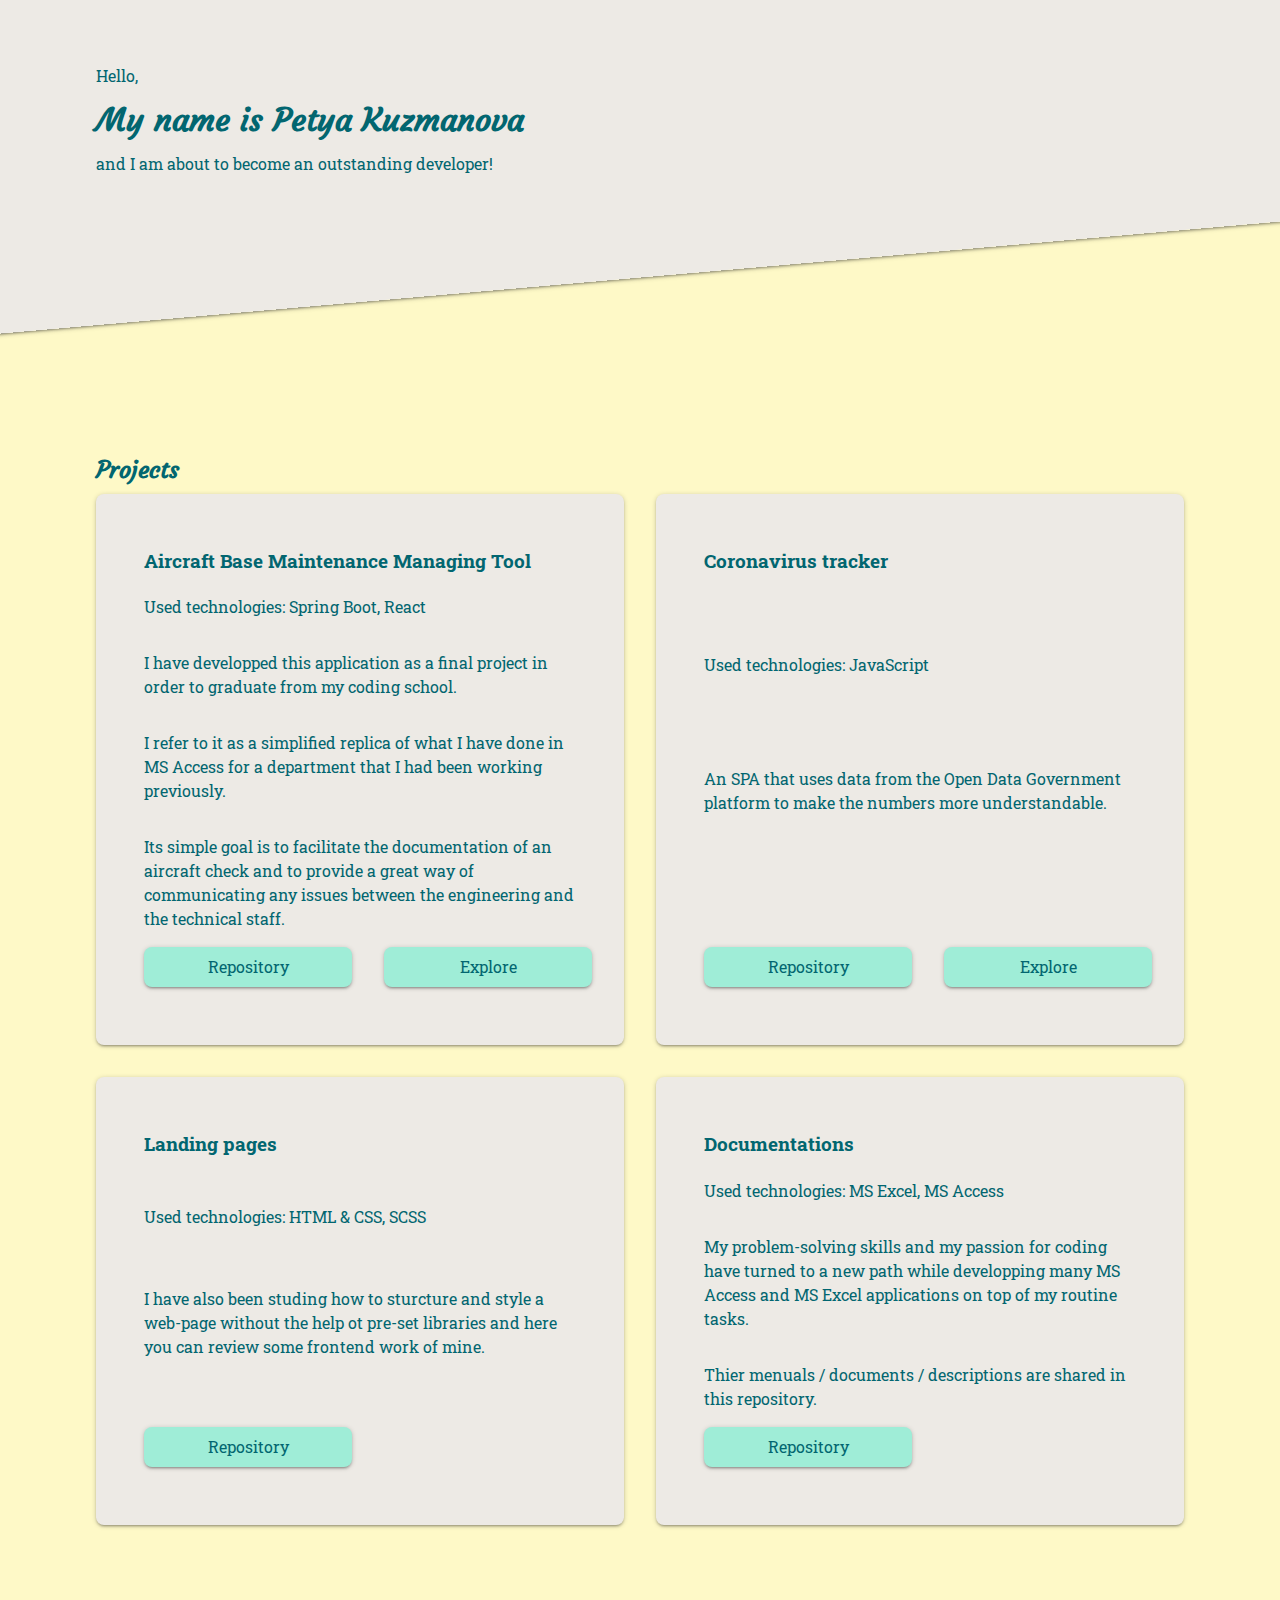
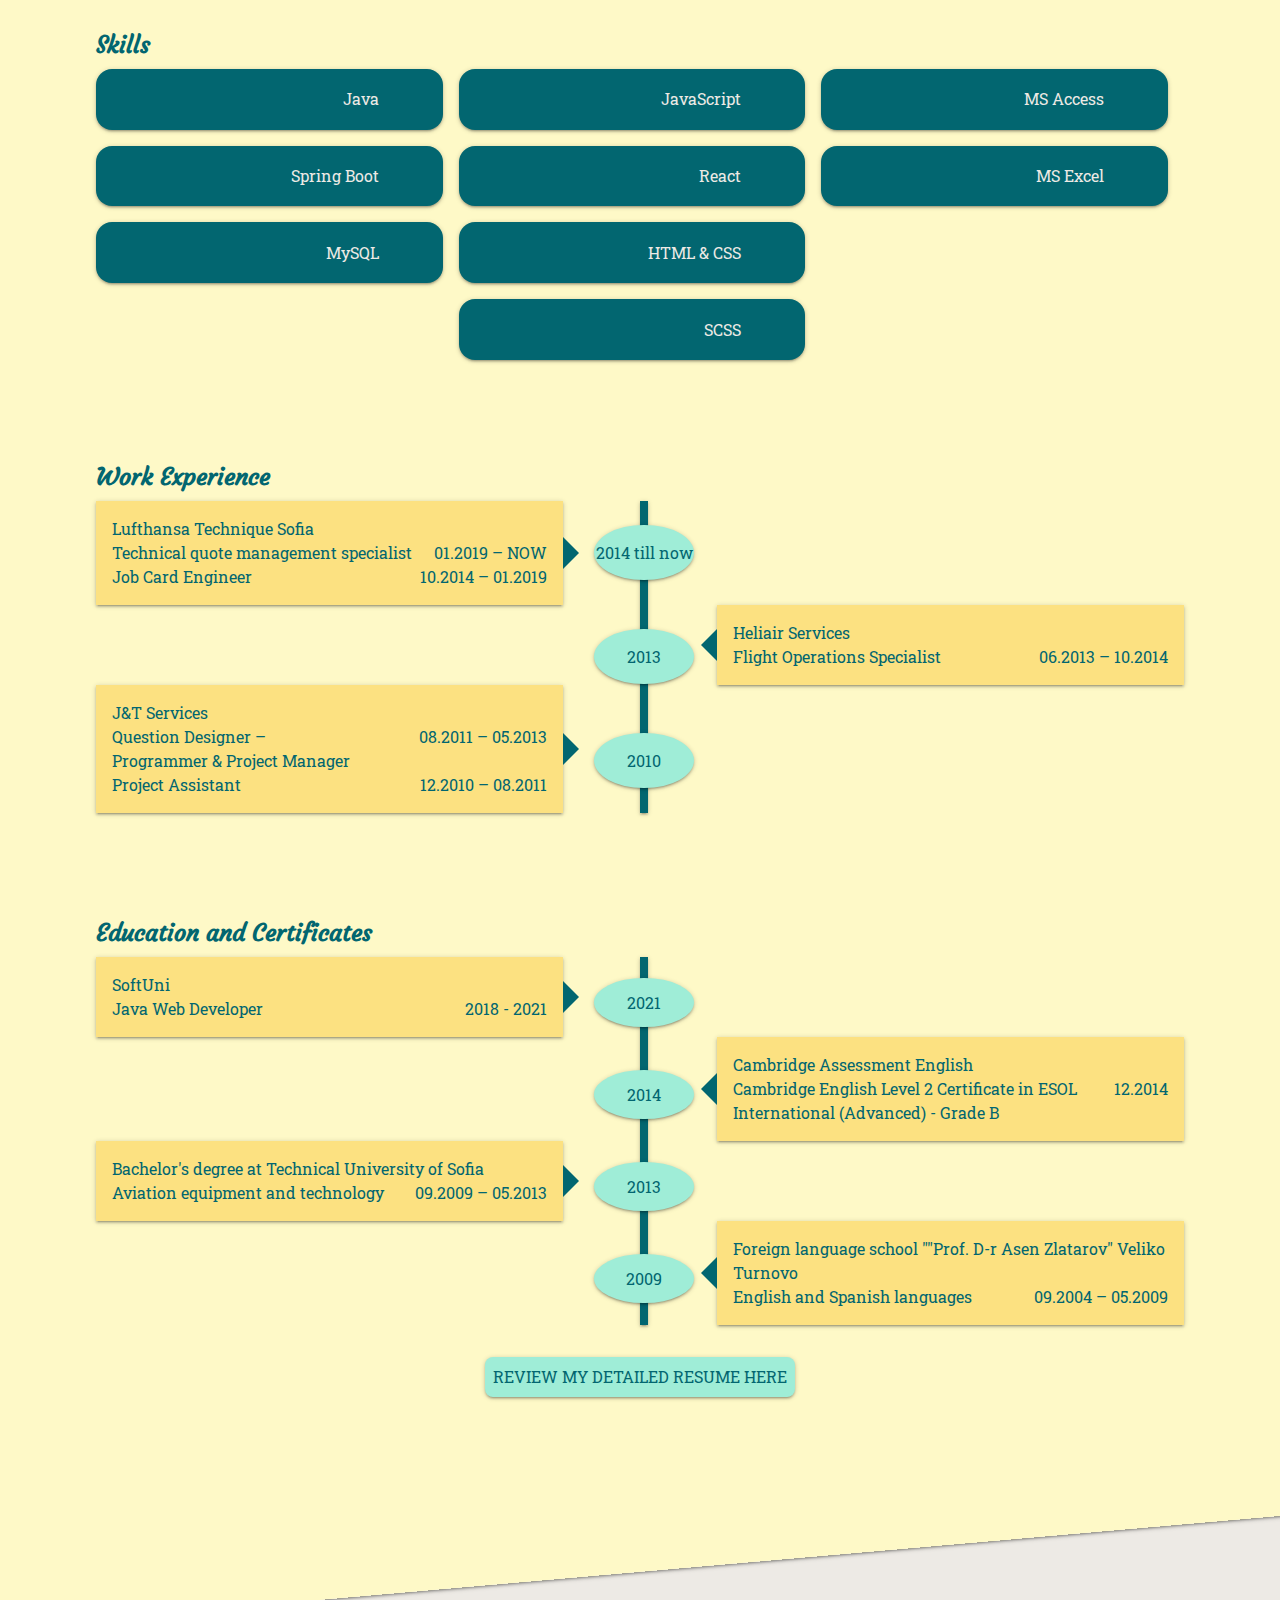
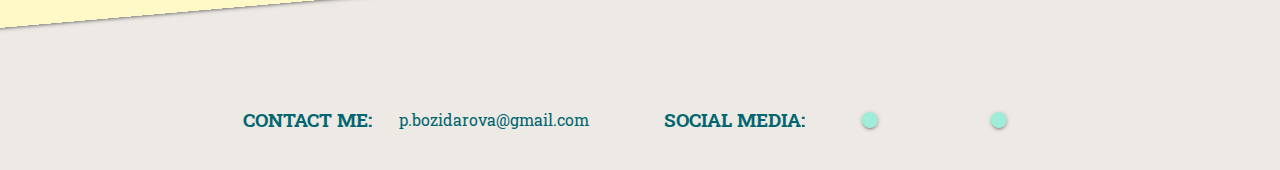
<file: index.html>
<!DOCTYPE html>
<html lang="en">
<head>
    <meta charset="UTF-8">
    <meta http-equiv="X-UA-Compatible" content="IE=edge">
    <meta name="viewport" content="width=device-width, initial-scale=1.0">
    <title>Petya Kuzmanova || Portfolio</title>
    <link rel="stylesheet" href="./styles.css">
    <link rel="stylesheet" href="https://use.fontawesome.com/releases/v5.15.3/css/all.css" integrity="sha384-SZXxX4whJ79/gErwcOYf+zWLeJdY/qpuqC4cAa9rOGUstPomtqpuNWT9wdPEn2fk" crossorigin="anonymous">

</head>
<body>
    
    <header>
        <div class="o-wrapper">
            <p>Hello,</p>
            <h1>My name is Petya Kuzmanova</h1>
            <p>and I am about to become an outstanding developer!</p>
        </div>
    </header>

    <main>
        <div class="o-wrapper">
 
            <section>
                <h2>Projects</h2> 
                
                <div class="projects">
                     
                    <div class="project">
                        <h3>Aircraft Base Maintenance Managing Tool <i class="fas fa-plane"></i></h3>
                    
                        <p>Used technologies: Spring Boot, React</p>
                        <p>I have developped this application as a final project in order to graduate from my coding school.</p>
                        <p>I refer to it as a simplified replica of what I have done in MS Access for a department that I had been working previously.</p>
                        <p>Its simple goal is to facilitate the documentation of an aircraft check and to provide a great way of communicating any issues between the engineering and the technical staff.</p>
                        
                        <div class="project-buttons">
                            <a href="https://github.com/pbozidarova/Aircraft-Base-Maintenance-Managing-Tool" target="_blank">Repository <i class="fas fa-link"></i></a>
                            <a href="https://abmmt-fe.herokuapp.com" target="_blank">Explore <i class="fas fa-link"></i></a>
                        </div>
                        
                    </div>
                    <div class="project">
                        <h3>Coronavirus tracker <i class="fas fa-chart-bar"></i></h3>
                        
                        <p>Used technologies: JavaScript</p>
                        <p>An SPA that uses data from the Open Data Government platform to make the numbers more understandable.</p>
                        
                        <div class="project-buttons">
                            <a href="https://github.com/pbozidarova/covid19DataBulgaria" target="_blank">Repository <i class="fas fa-link"></i></a>
                            <a href="https://covid19dataforbulgaria.web.app/" target="_blank">Explore <i class="fas fa-link"></i></a>
                        </div>
                    </div>

                    <div class="project">
                        <h3>Landing pages <i class="fas fa-file-alt"></i></h3>
                        <p>Used technologies: HTML & CSS, SCSS</p>
                    
                        <p>I have also been studing how to sturcture and style a web-page without the help ot pre-set libraries and here you can review some frontend work of mine.</p>
                        
                        <div class="project-buttons">
                            <a href="https://github.com/pbozidarova/landing-pages" target="_blank">Repository <i class="fas fa-link"></i></a>
                            <!-- <a href="#" target="_blank">Explore <i class="fas fa-link"></i></a></span> -->
                        </div>
                    </div>

                    
                    <div class="project">
                        <h3>Documentations <i class="fas fa-book"></i> </h3>
                        <p>Used technologies: MS Excel, MS Access</p>
                        <p>My problem-solving skills and my passion for coding have turned to a new path while developping many MS Access and MS Excel applications on top of my rоutine tasks.</p>
                        <p>Thier menuals / documents / descriptions are shared in this repository.</p>

                        <div class="project-buttons">
                            <span><a href="https://github.com/pbozidarova/documentation" target="_blank">Repository <i class="fas fa-link"></i></a></span>
                            <!-- <span><a href="#" target="_blank">Explore <i class="fas fa-link"></i></a></span> -->
                        </div>
                    </div>

                </div>
            </section>
 
            <section class="skills">
                <h2>Skills</h2>

                <div >
                    <ul class="backend">
                        <li>
                            <div><i class="fab fa-java"></i></div>
                            <div>Java</div>
                        </li>
                        <li>
                            <div><i class="fas fa-leaf"></i></div>
                            <div>Spring Boot</div>
                        </li>
                        <li>
                            <div><i class="fas fa-database"></i></div>
                            <div>MySQL</div>
                        </li>
                    </ul>

                    <ul class="frontend">
                        <li>
                            <div><i class="fab fa-js-square"></i></div>
                            <div>JavaScript</div>
                        </li>

                        <li>
                            <div><i class="fab fa-react"></i></div>
                            <div>React</div>
                        </li>
                        <li>
                            <div><i class="fab fa-html5"></i></div>
                            <div>HTML & CSS</div>
                        </li>
                        <li>
                            <div><i class="fab fa-sass"></i></div>
                            <div>SCSS</div>
                        </li>

                    </ul>
                    <ul class="general">
                    
                        <li>
                            <div><i class="fab fa-microsoft"></i></div>
                            <div>MS Access</div>
                        </li>
                        <li>
                            <div><i class="fas fa-file-excel"></i></div>
                            <div>MS Excel</div>
                        </li>
                    </ul>
                </div>

                
            </section>
    
 
            <section >
                <h2>Work Experience</h2>
                
                <div class="experince">
                    <div class="scale">
                        <div class="year">2014 till now</div>
                        
                        <div class="year">2013</div>
                        
                        <div class="year">2010</div>
                    </div>
    
                    <div class="experince-odd">
                        
                        <p class="company-name">Lufthansa Technique Sofia</p>
                        
                        <div>
                            <span>Technical quote management specialist</span>
                            <span>01.2019 – NOW</span>
                        </div>
                        <div>
                            <span>Job Card Engineer</span>
                            <span>10.2014 – 01.2019</span>
                        </div>
                    </div>

                    <div class="experince-even">
                        <p class="company-name">Heliair Services</p>
                        <div>
                            <span>Flight Operations Specialist</span>
                            <span>06.2013 – 10.2014</span>
                        </div>
                    </div>

                    <div class="experince-odd">
                        <p class="company-name">J&T Services</p>
                        <div>
                            <span>Question Designer – <br>Programmer & Project Manager</span>
                            <span>08.2011 – 05.2013</span>
                        </div>
                        <div>
                            <span>Project Assistant</span>
                            <span>12.2010 – 08.2011</span>
                        </div>
                    </div>
    
                </div>

            </section>
    
            <section>
                <h2>Education and Certificates</h2>

                
                <div class="experince">
                    <div class="scale">
                        <div class="year">2021</div>
                        <div class="year">2014</div>
                        
                        <div class="year">2013</div>
                        
                        <div class="year">2009</div>
                        

                    </div>
                    
                    <div class="experince-odd">
                        <p class="company-name">SoftUni</p>
                        <div>
                            <span>Java Web Developer</span>
                            <span>2018 - 2021</span>
                        </div>
                    </div>

                    <div class="experince-even">
                        <p class="company-name">Cambridge Assessment English</p>
                        <div>
                            <span>Cambridge English Level 2 Certificate in ESOL International (Advanced) - Grade B</span>
                            <span>12.2014</span>
                        </div>
                    </div>
    
                    <div class="experince-odd">
                        <p class="company-name">Bachelor's degree at Technical University of Sofia</p>
                        <div>
                            <span>Aviation equipment and technology</span>
                            <span>09.2009 – 05.2013</span>
                        </div>
                    </div>

                    <div class="experince-even">
                        <p class="company-name">Foreign language school ""Prof. D-r Asen Zlatarov" Veliko Turnovo</p>
                        <div>
                            <span>English and Spanish languages</span>
                            <span>09.2004 – 05.2009</span>
                        </div>
                    </div>
    
                </div>

                <div class="cv">
                    <a href="/cv" target="_blank">Review my detailed resume here</a>
                </div>
                
            </section>

        </div>

    </main>


    <footer>
        <div class="o-wrapper">
            <div>
                <h3>CONTACT ME:</h3>
                <p>p.bozidarova@gmail.com</p>
            </div>
            <div>
                <h3>SOCIAL MEDIA: </h3>
                <a href="https://github.com/pbozidarova" target="_blank"><i class="fab fa-github"></i> </a>
                <a href="https://www.linkedin.com/in/petya-kuzmanova-75780257/"><i class="fab fa-linkedin"></i> </a>
            </div>
    
        
        </div>
    </footer>

    
</body>
<script>

    function animateWhenInViewport (animationName, animatedClass) {
            // Animate even
            const inViewportEven = (entries, observer) => {
                    entries.forEach(entry => {
                        entry.target.classList.toggle(animationName, entry.isIntersecting);
                    });
            };

            const ObsEven = new IntersectionObserver(inViewportEven);
            const obsOptions = {}; //See: https://developer.mozilla.org/en-US/docs/Web/API/Intersection_Observer_API#Intersection_observer_options

            // Attach observer to every [data-inviewport] element:
            const ELs_inViewportEven = document.querySelectorAll(animatedClass);
                
            ELs_inViewportEven.forEach(EL => {
                ObsEven.observe(EL, obsOptions);
            });
    }

    animateWhenInViewport("animate-even", ".experince-even");
    animateWhenInViewport("animate-odd", ".experince-odd");
    animateWhenInViewport("animate-project", ".project");
    
</script>
</html>
</file>
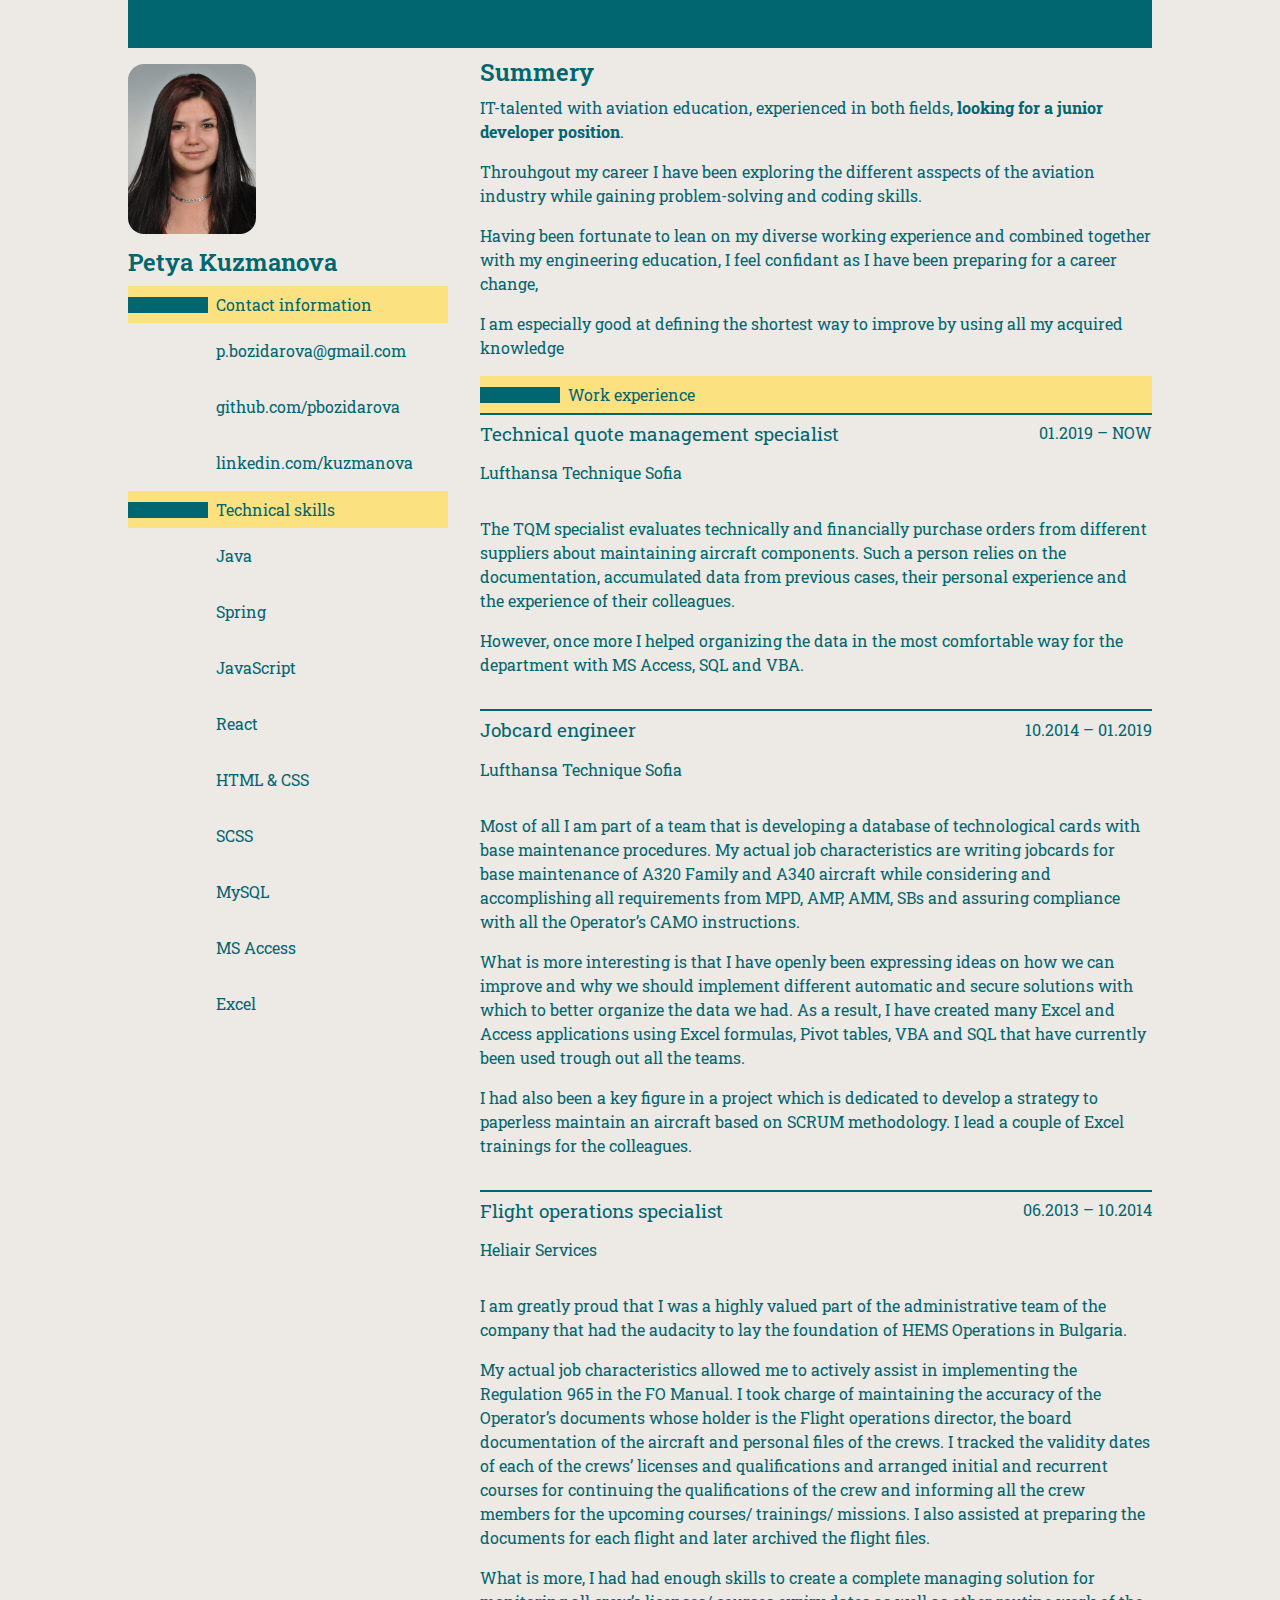
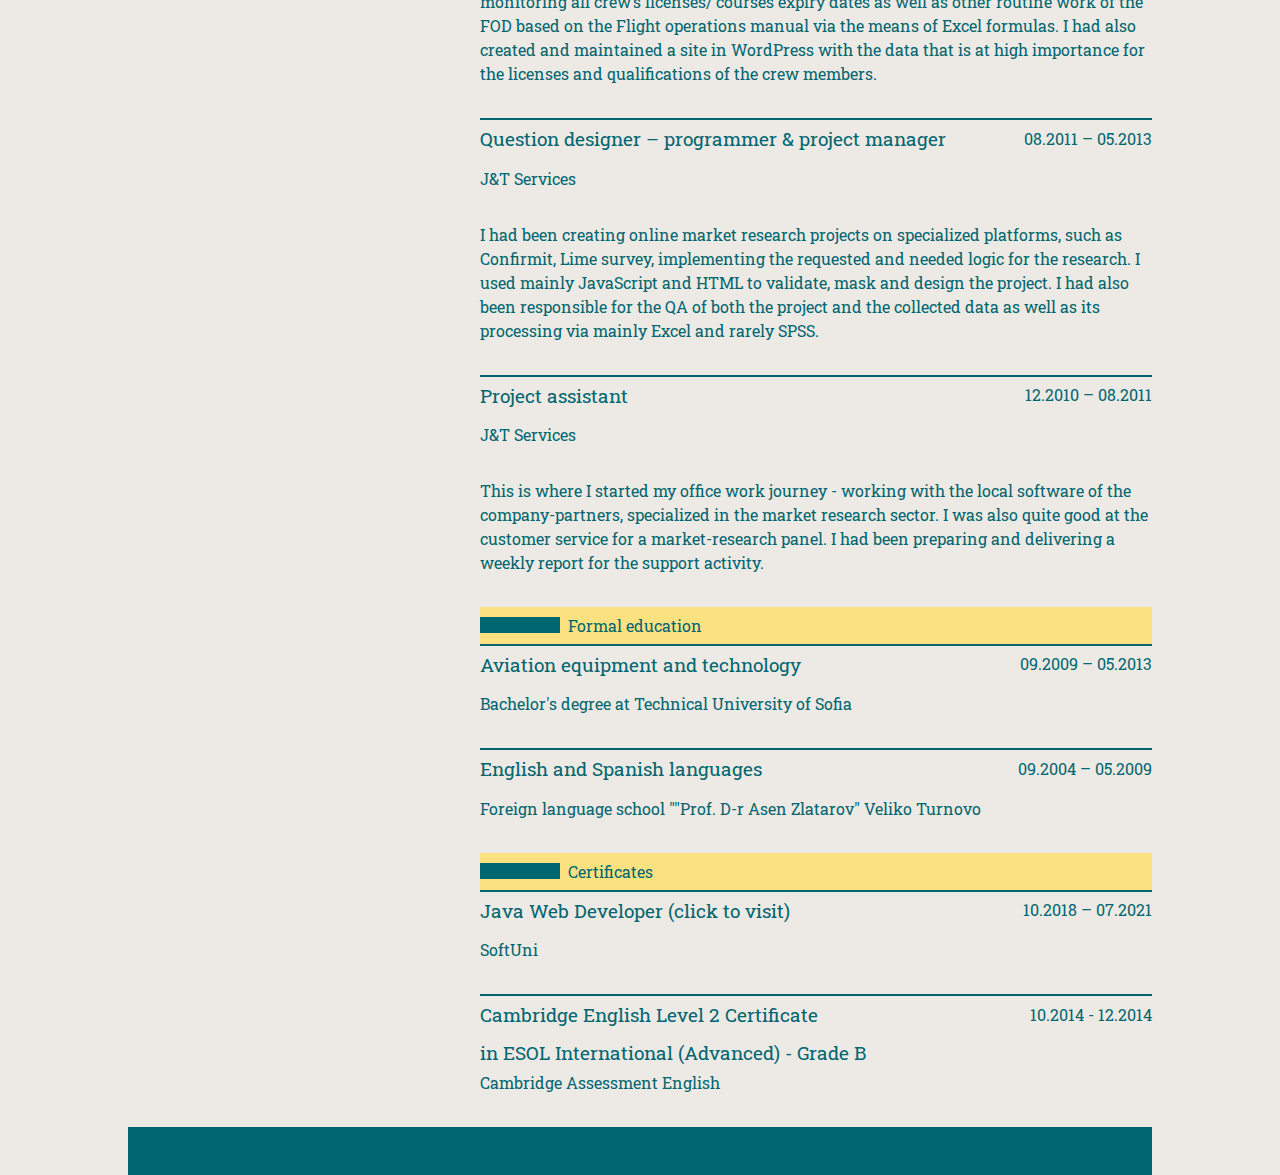
<file: cv/index.html>
<!DOCTYPE html>
<html lang="en">
<head>
    <meta charset="UTF-8">
    <meta http-equiv="X-UA-Compatible" content="IE=edge">
    <meta name="viewport" content="width=device-width, initial-scale=1.0">
    <title>Petya Kuzmanova || Professional Story</title>
    <link rel="stylesheet" href="styles_CV.css">
    <link rel="stylesheet" href="https://use.fontawesome.com/releases/v5.15.3/css/all.css" integrity="sha384-SZXxX4whJ79/gErwcOYf+zWLeJdY/qpuqC4cAa9rOGUstPomtqpuNWT9wdPEn2fk" crossorigin="anonymous">

</head>
<body>

    <div class="site-content">            
        <aside>
            <section>
                <div class="cv-picture" ><img src="./media/pic.jpg" alt="petya-kuzmanova"></div>
                <h2>Petya Kuzmanova</h2>
                
            </section>
            <section>
                <header>
                    <div><i class="fas fa-phone"></i> </div>
                    <h4>Contact information</h4>
                </header>
                <ul>
                    <li>
                        <div><i class="fas fa-envelope"></i> </div>
                        <div>p.bozidarova@gmail.com</div>
                    </li>
                    <li>
                        <div><i class="fab fa-github"></i> </div>
                        <div><a href="https://github.com/pbozidarova" target="_blank">github.com/pbozidarova</a></div>    
                    </li>
                    
                    <li>
                        <div><i class="fab fa-linkedin"></i> </div>
                        <div><a href="https://www.linkedin.com/in/petya-kuzmanova-75780257/" target="_blank">linkedin.com/kuzmanova</a></div>
                    </li>
                    
                </ul>
            </section>
    
            <section class="technical-skills">
                <header>
                    <div><i class="fas fa-user-ninja"></i></div>
                    <h4>Technical skills</h4>
                </header>
                <ul>
                    <li>
                        <div><i class="fab fa-java"></i></div>
                        <div>Java</div>
                    </li>
                    <li>
                        <div><i class="fas fa-leaf"></i></div>
                        <div>Spring</div>
                    </li>
                        
                    <li>
                        <div><i class="fab fa-js-square"></i></div>
                        <div>JavaScript</div>
                    </li>
                    <li>
                        <div><i class="fab fa-react"></i></div>
                        <div>React</div>
                    </li>
                    <li>
                        <div><i class="fab fa-html5"></i></div>
                        <div>HTML & CSS</div>
                    </li>
                    <li>
                        <div><i class="fab fa-sass"></i></div>
                        <div>SCSS</div>
                    </li>
                    <li>
                        <div><i class="fas fa-database"></i></div>
                        <div>MySQL</div>
                    </li>
                    <li>
                        <div><i class="fab fa-microsoft"></i></div>
                        <div>MS Access</div>
                    </li>
                    <li>
                        <div><i class="fas fa-file-excel"></i></div>
                        <div>Excel</div>
                    </li>
                </ul>
            </section>


        </aside>


        <main>
            <section>
                <h2>Summery</h2>
                <p>IT-talented with aviation education, experienced in both fields, <strong>looking for a junior developer position</strong>.</p>

                <p>Throuhgout my career I have been exploring the different asspects of the aviation industry while gaining problem-solving and coding skills.</p>

                <p>Having been fortunate to lean on my diverse working experience and combined together with my engineering education, I feel confidant as I have been preparing for a career change, </p>
                
                <p>I am especially good at defining the shortest way to improve by using all my acquired knowledge</p>
            </section>
            
            <section class="word-experience">
                <header class="work-experience__header">
                    <div><i class="fas fa-briefcase"></i></div>
                    <h4>Work experience</h4>
                </header>
                <article class="work-experience__article">
                     <div class="work-experience__article-header">
                         <h3>Technical quote management specialist</h3>
                         <p class="work-experience__article-header__date">01.2019 – NOW</p>
                         <p>Lufthansa Technique Sofia</p>
                     </div>   
                     <div class="work-experience__article-content">
                         <p>The TQM specialist evaluates technically and financially purchase orders from different suppliers about maintaining aircraft components. Such a person relies on the documentation, accumulated data from previous cases, their personal experience and the experience of their colleagues.</p>
                         <p>However, once more I helped organizing the data in the most comfortable way for the department with MS Access, SQL and VBA.</p>
                     </div>
                </article>

                <article class="work-experience__article">
                    <div class="work-experience__article-header">
                        <h3>Jobcard engineer</h3>
                        <p class="work-experience__article-header__date">10.2014 – 01.2019</p>
                        <p>Lufthansa Technique Sofia</p>
                    </div>   
                    <div class="work-experience__article-content">
                        <p>Most of all I am part of a team that is developing a database of technological cards with base maintenance procedures. My actual job characteristics are writing jobcards for base maintenance of A320 Family and A340 aircraft while considering and accomplishing all requirements from MPD, AMP, AMM, SBs and assuring compliance with all the Operator’s CAMO instructions.</p>
                        <p>What is more interesting is that I have openly been expressing ideas on how we can improve and why we should implement different automatic and secure solutions with which to better organize the data we had. As a result, I have created many Excel and Access applications using Excel formulas, Pivot tables, VBA and SQL that have currently been used trough out all the teams.</p>
                        <p> I had also been a key figure in a project which is dedicated to develop a strategy to paperless maintain an aircraft based on SCRUM methodology. I lead a couple of Excel trainings for the colleagues.</p>
                    </div>
               </article>

               <article class="work-experience__article">
                    <div class="work-experience__article-header">
                        <h3>Flight operations specialist</h3>
                        <p class="work-experience__article-header__date">06.2013 – 10.2014</p>
                        <p>Heliair Services</p>
                    </div>   
                    <div class="work-experience__article-content">
                        <p>I am greatly proud that I was a highly valued part of the administrative team of the company that had the audacity to lay the foundation of HEMS Operations in Bulgaria.</p>
                        <p>My actual job characteristics allowed me to actively assist in implementing the Regulation 965 in the FO Manual. I took charge of maintaining the accuracy of the Operator’s documents whose holder is the Flight operations director, the board documentation of the aircraft and personal files of the crews. I tracked the validity dates of each of the crews’ licenses and qualifications and arranged initial and recurrent courses for continuing the qualifications of the crew and informing all the crew members for the upcoming courses/ trainings/ missions. I also assisted at preparing the documents for each flight and later archived the flight files.</p>
                        <p>What is more, I had had enough skills to create a complete managing solution for monitoring all crew’s licenses/ courses expiry dates as well as other routine work of the FOD based on the Flight operations manual via the means of Excel formulas. I had also created and maintained a site in WordPress with the data that is at high importance for the licenses and qualifications of the crew members.</p>
                    </div>
                </article>


                <article class="work-experience__article">
                    <div class="work-experience__article-header">
                        <h3>Question designer – programmer & project manager</h3>
                        <p class="work-experience__article-header__date">08.2011 – 05.2013</p>
                        <p>J&T Services</p>
                    </div>   
                    <div class="work-experience__article-content">
                        <p>I had been creating online market research projects on specialized platforms, such as Confirmit, Lime survey, implementing the requested and needed logic for the research. I used mainly JavaScript and HTML to validate, mask and design the project. I had also been responsible for the QA of both the project and the collected data as well as its processing via mainly Excel and rarely SPSS.</p>
                    </div>
                </article>


                <article class="work-experience__article">
                    <div class="work-experience__article-header">
                        <h3>Project assistant</h3>
                        <p class="work-experience__article-header__date">12.2010 – 08.2011</p>
                        <p>J&T Services</p>
                    </div>   
                    <div class="work-experience__article-content">
                        <p>This is where I started my office work journey - working with the local software of the company-partners, specialized in the market research sector. I was also quite good at the customer service for a market-research panel. I had been preparing and delivering a weekly report for the support activity.</p>
                    </div>
                </article>


            </section>

            <section>
                <header>
                    <div><i class="fas fa-user-graduate"></i></div> 
                    <h4>Formal education</h4>
                </header>
                <div class="work-experience__article-header">
                    <h3>Aviation equipment and technology</h3>
                    <p class="work-experience__article-header__date">09.2009 – 05.2013</p>
                    <p>Bachelor's degree at Technical University of Sofia</p>
                </div>
                
                <div class="work-experience__article-header">
                    <h3>English and Spanish languages</h3>
                    <p class="work-experience__article-header__date">09.2004 – 05.2009</p>
                    <p>Foreign language school ""Prof. D-r Asen Zlatarov" Veliko Turnovo</p>
                </div>
            </section>

            <section>
                <header>
                   <div> <i class="fas fa-certificate"></i></div>
                   <h4>Certificates</h4>
                </header>
                <div class="work-experience__article-header">
                    <h3><a href="https://softuni.bg/certificates/details/106414/306905a7" target="_blank">Java Web Developer (click to visit)</a></h3>
                    <p class="work-experience__article-header__date">10.2018 – 07.2021</p>
                    <p>SoftUni</p>
                </div>


                <div class="work-experience__article-header">
                    <h3>Cambridge English Level 2 Certificate <br>in ESOL International (Advanced) - Grade B</h3>                        
                    <p class="work-experience__article-header__date">10.2014 - 12.2014</p>
                    <p>Cambridge Assessment English</p>
                </div>
    
            </section>
        </main>


    </div>

</body>
</html>
</file>
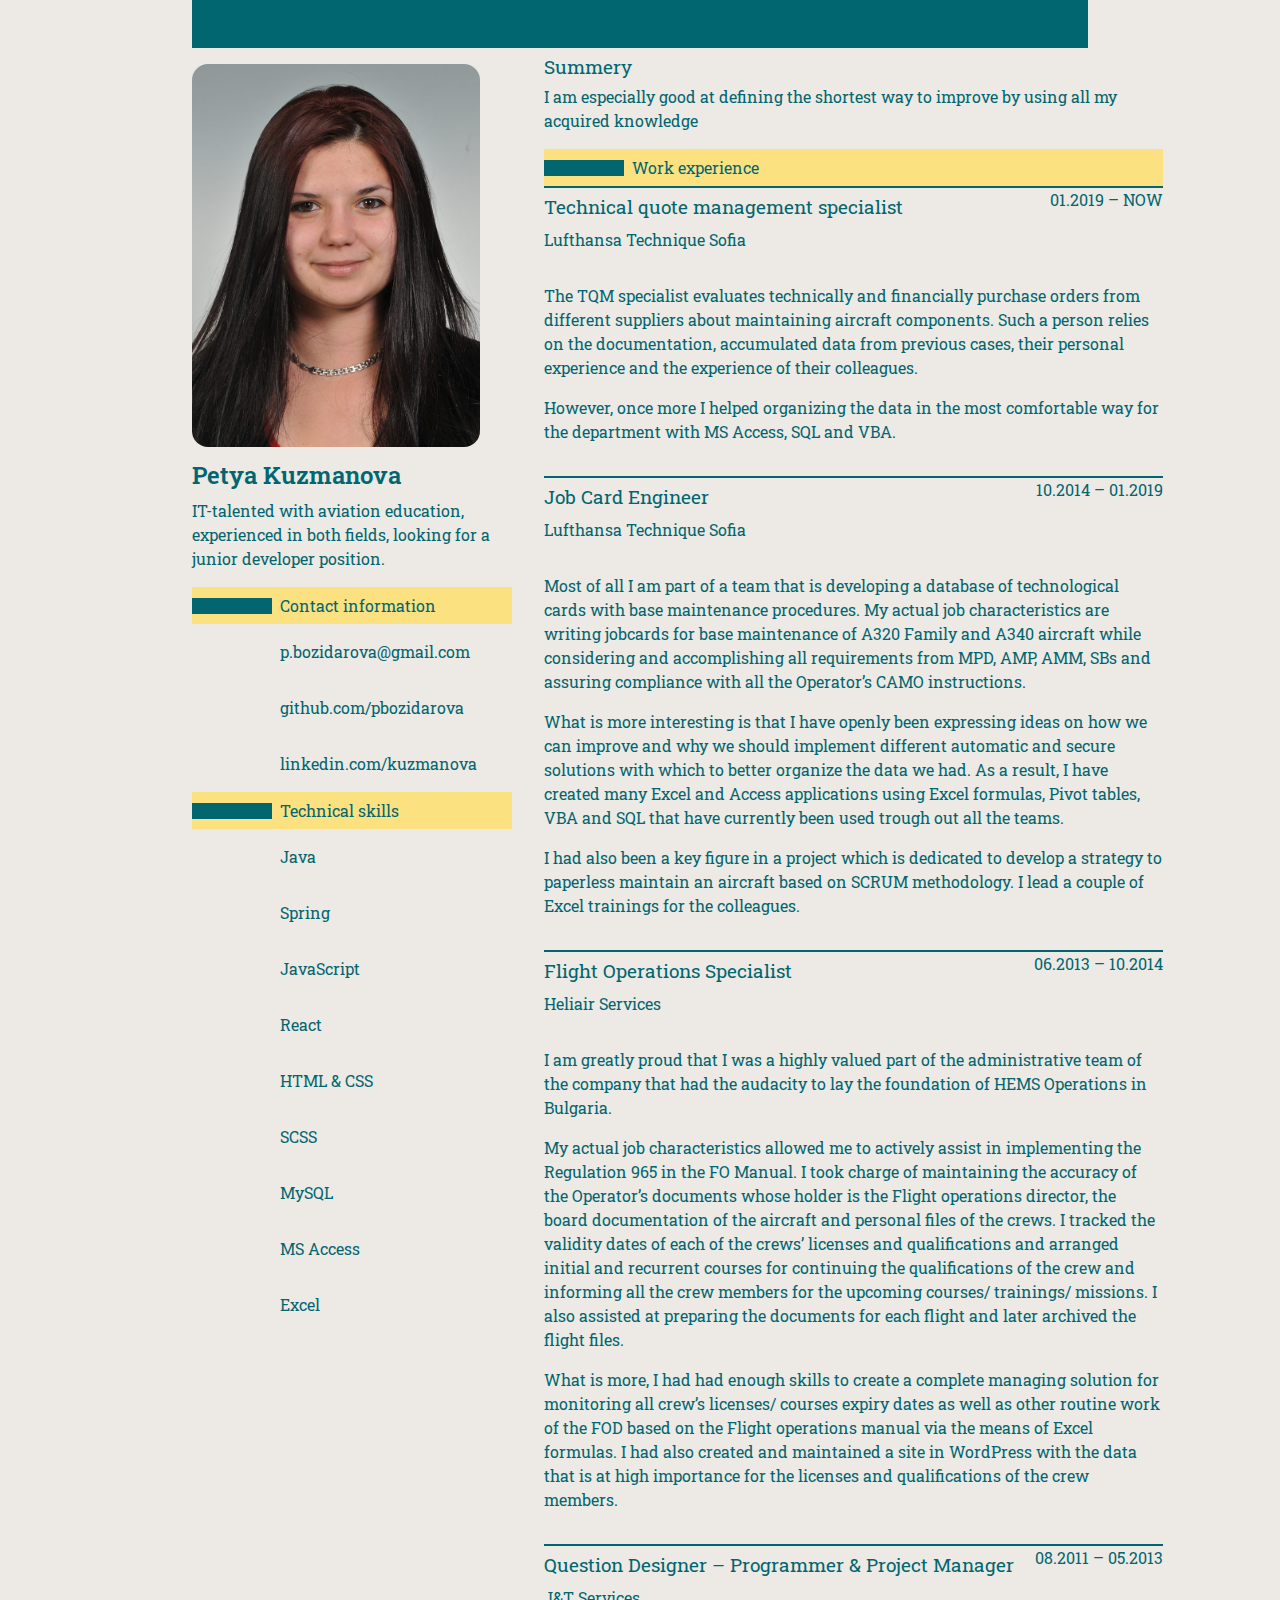
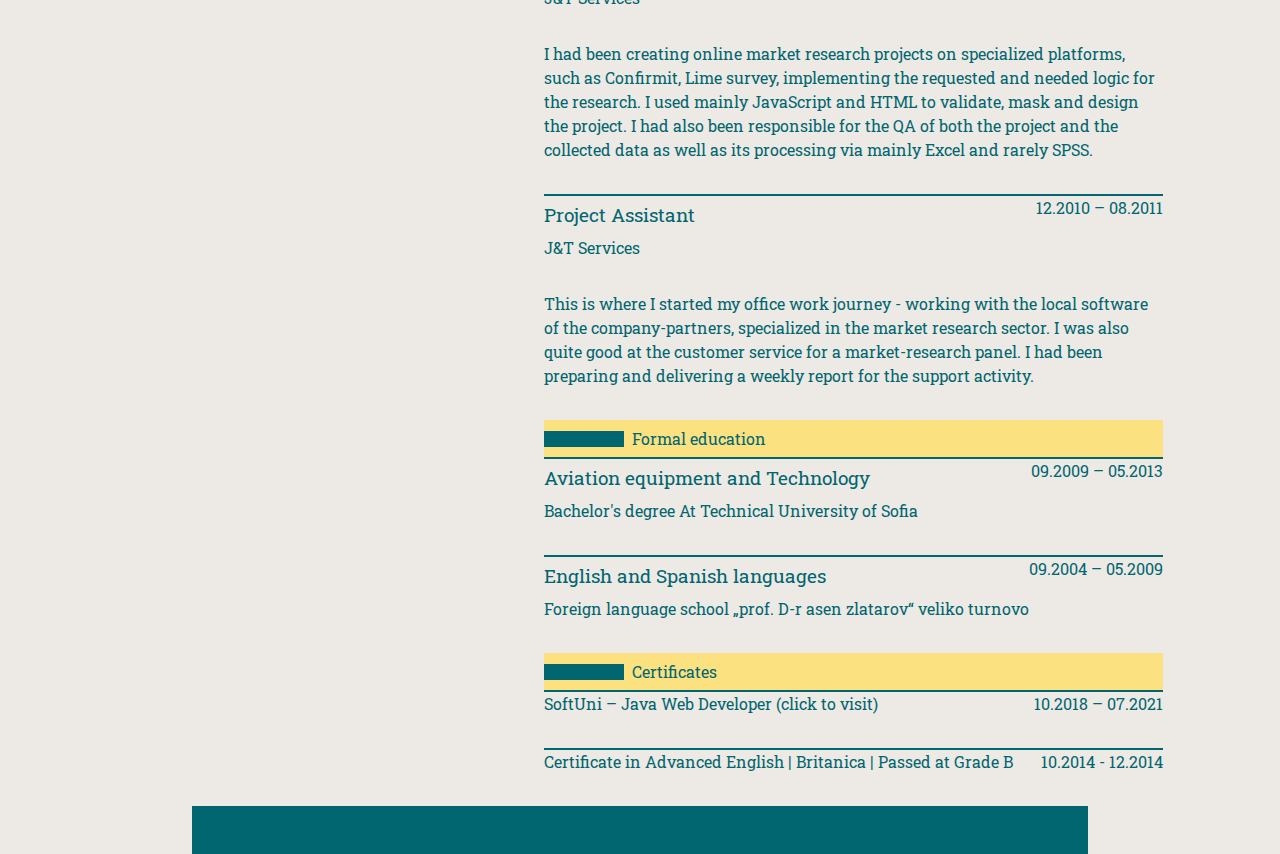
<file: CV.html>
<!DOCTYPE html>
<html lang="en">
<head>
    <meta charset="UTF-8">
    <meta http-equiv="X-UA-Compatible" content="IE=edge">
    <meta name="viewport" content="width=device-width, initial-scale=1.0">
    <title>Curriculum vitae | Petya Kuzmanova</title>
    <link rel="stylesheet" href="styles_CV.css">
    <link rel="stylesheet" href="https://use.fontawesome.com/releases/v5.15.3/css/all.css" integrity="sha384-SZXxX4whJ79/gErwcOYf+zWLeJdY/qpuqC4cAa9rOGUstPomtqpuNWT9wdPEn2fk" crossorigin="anonymous">

</head>
<body>

    <div class="site-content">
            
        <aside>
            <div class="cv-picture" ><img src="./media/pic.jpg" alt="petya-kuzmanova"></div>
            <h2>Petya Kuzmanova</h2>
            <p>IT-talented with aviation education, experienced in both fields, looking for a junior developer position.</p>
            <section>
                <header>
                    <div><i class="fas fa-phone"></i> </div>
                    <h4>Contact information</h4>
                </header>
                <ul>
                    <li>
                        <div><i class="fas fa-envelope"></i> </div>
                        <div>p.bozidarova@gmail.com</div>
                    </li>
                    <li>
                        <div><i class="fab fa-github"></i> </div>
                        <div><a href="https://github.com/pbozidarova" target="_blank">github.com/pbozidarova</a></div>    
                    </li>
                    
                    <li>
                        <div><i class="fab fa-linkedin"></i> </div>
                        <div><a href="https://www.linkedin.com/in/petya-kuzmanova-75780257/" target="_blank">linkedin.com/kuzmanova</a></div>
                    </li>
                    
                </ul>
            </section>
    
            <section>
                <header>
                    <div><i class="fas fa-user-ninja"></i></div>
                    <h4>Technical skills</h4>
                </header>
                <ul>
                    <li>
                        <div><i class="fab fa-java"></i></div>
                        <div>Java</div>
                    </li>
                    <li>
                        <div><i class="fab fa-angellist"></i></div>
                        <div>Spring</div>
                    </li>
                        
                    <li>
                        <div><i class="fab fa-js-square"></i></div>
                        <div>JavaScript</div>
                    </li>
                    <li>
                        <div><i class="fab fa-react"></i></div>
                        <div>React</div>
                    </li>
                    <li>
                        <div><i class="fab fa-html5"></i></div>
                        <div>HTML & CSS</div>
                    </li>
                    <li>
                        <div><i class="fab fa-sass"></i></div>
                        <div>SCSS</div>
                    </li>
                    <li>
                        <div><i class="fas fa-database"></i></div>
                        <div>MySQL</div>
                    </li>
                    <li>
                        <div><i class="fab fa-microsoft"></i></div>
                        <div>MS Access</div>
                    </li>
                    <li>
                        <div><i class="fas fa-file-excel"></i></div>
                        <div>Excel</div>
                    </li>
                </ul>
            </section>


        </aside>


        <main>
            <article>
                <h3>Summery</h3>
                <p>I am especially good at defining the shortest way to improve by using all my acquired knowledge</p>
            </article>
            
            <section class="word-experience">
                <header class="work-experience__header">
                    <div><i class="fas fa-briefcase"></i></div>
                    <h4>Work experience</h4>
                </header>
                <article class="work-experience__article">
                     <div class="work-experience__article-header">
                         <h3>Technical quote management specialist</h3>
                         <p>01.2019 – NOW</p>
                         <p>Lufthansa Technique Sofia</p>
                     </div>   
                     <div class="work-experience__article-content">
                         <p>The TQM specialist evaluates technically and financially purchase orders from different suppliers about maintaining aircraft components. Such a person relies on the documentation, accumulated data from previous cases, their personal experience and the experience of their colleagues.</p>
                         <p>However, once more I helped organizing the data in the most comfortable way for the department with MS Access, SQL and VBA.</p>
                     </div>
                </article>

                <article class="work-experience__article">
                    <div class="work-experience__article-header">
                        <h3>Job Card Engineer</h3>
                        <p>10.2014 – 01.2019</p>
                        <p>Lufthansa Technique Sofia</p>
                    </div>   
                    <div class="work-experience__article-content">
                        <p>Most of all I am part of a team that is developing a database of technological cards with base maintenance procedures. My actual job characteristics are writing jobcards for base maintenance of A320 Family and A340 aircraft while considering and accomplishing all requirements from MPD, AMP, AMM, SBs and assuring compliance with all the Operator’s CAMO instructions.</p>
                        <p>What is more interesting is that I have openly been expressing ideas on how we can improve and why we should implement different automatic and secure solutions with which to better organize the data we had. As a result, I have created many Excel and Access applications using Excel formulas, Pivot tables, VBA and SQL that have currently been used trough out all the teams.</p>
                        <p> I had also been a key figure in a project which is dedicated to develop a strategy to paperless maintain an aircraft based on SCRUM methodology. I lead a couple of Excel trainings for the colleagues.</p>
                    </div>
               </article>

               <article class="work-experience__article">
                    <div class="work-experience__article-header">
                        <h3>Flight Operations Specialist</h3>
                        <p>06.2013 – 10.2014</p>
                        <p>Heliair Services</p>
                    </div>   
                    <div class="work-experience__article-content">
                        <p>I am greatly proud that I was a highly valued part of the administrative team of the company that had the audacity to lay the foundation of HEMS Operations in Bulgaria.</p>
                        <p>My actual job characteristics allowed me to actively assist in implementing the Regulation 965 in the FO Manual. I took charge of maintaining the accuracy of the Operator’s documents whose holder is the Flight operations director, the board documentation of the aircraft and personal files of the crews. I tracked the validity dates of each of the crews’ licenses and qualifications and arranged initial and recurrent courses for continuing the qualifications of the crew and informing all the crew members for the upcoming courses/ trainings/ missions. I also assisted at preparing the documents for each flight and later archived the flight files.</p>
                        <p>What is more, I had had enough skills to create a complete managing solution for monitoring all crew’s licenses/ courses expiry dates as well as other routine work of the FOD based on the Flight operations manual via the means of Excel formulas. I had also created and maintained a site in WordPress with the data that is at high importance for the licenses and qualifications of the crew members.</p>
                    </div>
                </article>


                <article class="work-experience__article">
                    <div class="work-experience__article-header">
                        <h3>Question Designer – Programmer & Project Manager</h3>
                        <p>08.2011 – 05.2013</p>
                        <p>J&T Services</p>
                    </div>   
                    <div class="work-experience__article-content">
                        <p>I had been creating online market research projects on specialized platforms, such as Confirmit, Lime survey, implementing the requested and needed logic for the research. I used mainly JavaScript and HTML to validate, mask and design the project. I had also been responsible for the QA of both the project and the collected data as well as its processing via mainly Excel and rarely SPSS.</p>
                    </div>
                </article>


                <article class="work-experience__article">
                    <div class="work-experience__article-header">
                        <h3>Project Assistant</h3>
                        <p>12.2010 – 08.2011</p>
                        <p>J&T Services</p>
                    </div>   
                    <div class="work-experience__article-content">
                        <p>This is where I started my office work journey - working with the local software of the company-partners, specialized in the market research sector. I was also quite good at the customer service for a market-research panel. I had been preparing and delivering a weekly report for the support activity.</p>
                    </div>
                </article>


            </section>

            <section>
                <header>
                    <div><i class="fas fa-user-graduate"></i></div> 
                    <h4>Formal education</h4>
                </header>
                <div class="work-experience__article-header">
                    <h3>Aviation equipment and Technology</h3>
                    <p>09.2009 – 05.2013</p>
                    <p>Bachelor's degree At Technical University of Sofia</p>
                </div>
                
                <div class="work-experience__article-header">
                    <h3>English and Spanish languages</h3>
                    <p>09.2004 – 05.2009</p>
                    <p>Foreign language school „prof. D-r asen zlatarov“  veliko turnovo</p>
                </div>
            </section>

            <section>
                <header>
                   <div> <i class="fas fa-certificate"></i></div>
                   <h4>Certificates</h4>
                </header>
                <div class="work-experience__article-header">
                    <p><a href="https://softuni.bg/certificates/details/106414/306905a7" target="_blank">SoftUni – Java Web Developer (click to visit)</a></p>
                    <p>10.2018 – 07.2021</p>
                </div>


                <div class="work-experience__article-header">
                    <p>Certificate in Advanced English | Britanica | Passed at Grade B</p>
                    <p>10.2014 - 12.2014</p>
                </div>
    
            </section>
        </main>


    </div>

</body>
</html>
</file>
<file: styles.css>
@import url("https://fonts.googleapis.com/css2?family=Courgette&display=swap");
@import url("https://fonts.googleapis.com/css2?family=Roboto+Slab:wght@100;200;300;400;500;600;700;800;900&display=swap");
header {
  background-color: #EDEAE5;
  color: #026670;
}

main {
  background-color: #FEF9C7;
}

footer {
  background-color: #EDEAE5;
  color: #026670;
}

* {
  padding: 0;
  margin: 0;
}

header {
  font-family: 'Courgette', cursive;
}

h1, h2 {
  font-family: 'Courgette', cursive;
  z-index: 2;
}

h3, h4, h5, h6 {
  font-family: 'Roboto Slab', serif;
  z-index: 2;
}

h1, h2, h3 {
  line-height: 2em;
}

p, li, a, span, div {
  font-family: 'Roboto Slab', serif;
  line-height: 1.5em;
  font-size: 1rem;
}

.fab {
  font-size: 2em;
}

@-webkit-keyframes rotateOdd {
  from {
    -webkit-transform: rotate(-90deg);
            transform: rotate(-90deg);
    opacity: 0;
  }
  to {
  }
}

@keyframes rotateOdd {
  from {
    -webkit-transform: rotate(-90deg);
            transform: rotate(-90deg);
    opacity: 0;
  }
  to {
  }
}

@-webkit-keyframes rotateEven {
  from {
    -webkit-transform: rotate(90deg);
            transform: rotate(90deg);
    opacity: 0;
  }
  to {
  }
}

@keyframes rotateEven {
  from {
    -webkit-transform: rotate(90deg);
            transform: rotate(90deg);
    opacity: 0;
  }
  to {
  }
}

@-webkit-keyframes slide-in {
  from {
    margin-left: 7em;
    opacity: 0;
  }
}

@keyframes slide-in {
  from {
    margin-left: 7em;
    opacity: 0;
  }
}

main {
  display: -webkit-box;
  display: -ms-flexbox;
  display: flex;
  -webkit-box-pack: justify;
      -ms-flex-pack: justify;
          justify-content: space-between;
  overflow: hidden;
  position: relative;
  color: #026670;
  padding-bottom: 20%;
}

main::after {
  content: "";
  -webkit-transform: rotate(-5deg);
          transform: rotate(-5deg);
  height: 15%;
  width: 150%;
  position: absolute;
  left: -10%;
  bottom: -13%;
  z-index: 1;
  background-color: #EDEAE5;
  -webkit-box-shadow: inset 0 2px 2px 0 rgba(0, 0, 0, 0.14), inset 0 3px 1px -2px rgba(0, 0, 0, 0.12), inset 0 1px 5px 0 rgba(0, 0, 0, 0.2);
          box-shadow: inset 0 2px 2px 0 rgba(0, 0, 0, 0.14), inset 0 3px 1px -2px rgba(0, 0, 0, 0.12), inset 0 1px 5px 0 rgba(0, 0, 0, 0.2);
}

@media (min-width: 900px) {
  main::after {
    bottom: -13%;
  }
}

@media (min-width: 1200px) {
  main::after {
    bottom: -10%;
  }
}

section {
  padding: 3em 0;
}

section:last-child {
  border-bottom: none;
}

header {
  overflow: hidden;
  position: relative;
  padding: 5% 0;
  height: 50vh;
}

@media (min-width: 600px) {
  header {
    height: 30vh;
  }
}

header::after {
  content: "";
  -webkit-transform: rotate(-5deg);
          transform: rotate(-5deg);
  height: 12em;
  width: 120%;
  position: absolute;
  left: -10%;
  bottom: -30%;
  z-index: 0;
  background-color: #FEF9C7;
  -webkit-box-shadow: inset 0 2px 2px 0 rgba(0, 0, 0, 0.14), inset 0 3px 1px -2px rgba(0, 0, 0, 0.12), inset 0 1px 5px 0 rgba(0, 0, 0, 0.2);
          box-shadow: inset 0 2px 2px 0 rgba(0, 0, 0, 0.14), inset 0 3px 1px -2px rgba(0, 0, 0, 0.12), inset 0 1px 5px 0 rgba(0, 0, 0, 0.2);
}

@media (min-width: 600px) {
  header::after {
    bottom: -30%;
  }
}

@media (min-width: 1200px) {
  header::after {
    bottom: -18%;
  }
}

footer .o-wrapper {
  display: -ms-grid;
  display: grid;
  -webkit-box-align: left;
      -ms-flex-align: left;
          align-items: left;
  -webkit-column-gap: 3em;
          column-gap: 3em;
  padding-bottom: 2em;
  -webkit-box-pack: center;
      -ms-flex-pack: center;
          justify-content: center;
}

@media (min-width: 1200px) {
  footer .o-wrapper {
    -ms-grid-columns: max-content max-content;
        grid-template-columns: -webkit-max-content -webkit-max-content;
        grid-template-columns: max-content max-content;
  }
}

footer .o-wrapper > div {
  display: -webkit-box;
  display: -ms-flexbox;
  display: flex;
  -webkit-box-pack: space-evenly;
      -ms-flex-pack: space-evenly;
          justify-content: space-evenly;
  -webkit-box-align: center;
      -ms-flex-align: center;
          align-items: center;
  width: 25em;
}

a {
  text-decoration: none;
  color: #026670;
  background-color: #9FEDD7;
  display: inline-block;
  padding: 0.5em;
  margin: 0 auto;
  border-radius: 0.5em;
  -webkit-transition: all 0.5s ease-in;
  transition: all 0.5s ease-in;
  -webkit-transition-property: background-color, color;
  transition-property: background-color, color;
  -webkit-box-shadow: 0 2px 2px 0 rgba(0, 0, 0, 0.14), 0 3px 1px -2px rgba(0, 0, 0, 0.12), 0 1px 5px 0 rgba(0, 0, 0, 0.2);
          box-shadow: 0 2px 2px 0 rgba(0, 0, 0, 0.14), 0 3px 1px -2px rgba(0, 0, 0, 0.12), 0 1px 5px 0 rgba(0, 0, 0, 0.2);
}

a:hover {
  color: #FCE181;
  background-color: #026670;
  -webkit-box-shadow: 0 2px 2px 0 rgba(0, 0, 0, 0.14), 0 3px 1px -2px rgba(0, 0, 0, 0.12), 0 1px 5px 0 rgba(0, 0, 0, 0.2);
          box-shadow: 0 2px 2px 0 rgba(0, 0, 0, 0.14), 0 3px 1px -2px rgba(0, 0, 0, 0.12), 0 1px 5px 0 rgba(0, 0, 0, 0.2);
}

li {
  list-style: none;
  padding: 1em;
  background-color: #EDEAE5;
  display: inline-block;
  border-radius: 1em;
  -webkit-box-shadow: 0 2px 2px 0 rgba(0, 0, 0, 0.14), 0 3px 1px -2px rgba(0, 0, 0, 0.12), 0 1px 5px 0 rgba(0, 0, 0, 0.2);
          box-shadow: 0 2px 2px 0 rgba(0, 0, 0, 0.14), 0 3px 1px -2px rgba(0, 0, 0, 0.12), 0 1px 5px 0 rgba(0, 0, 0, 0.2);
  min-width: 6em;
  display: -webkit-box;
  display: -ms-flexbox;
  display: flex;
  -webkit-box-pack: justify;
      -ms-flex-pack: justify;
          justify-content: space-between;
}

.o-wrapper {
  max-width: 85%;
  margin: 0 auto;
  position: relative;
}

.projects {
  display: -ms-grid;
  display: grid;
  -webkit-column-gap: 2em;
          column-gap: 2em;
  row-gap: 2em;
}

@media (min-width: 1200px) {
  .projects {
    -ms-grid-columns: (1fr)[2];
        grid-template-columns: repeat(2, 1fr);
    padding: 0;
    height: auto;
  }
}

.project {
  padding: 3em;
  background-color: #EDEAE5;
  border-radius: 0.5em;
  border-bottom: 10px solid #EDEAE5;
  display: -ms-grid;
  display: grid;
  -webkit-box-shadow: 0 2px 2px 0 rgba(0, 0, 0, 0.14), 0 3px 1px -2px rgba(0, 0, 0, 0.12), 0 1px 5px 0 rgba(0, 0, 0, 0.2);
          box-shadow: 0 2px 2px 0 rgba(0, 0, 0, 0.14), 0 3px 1px -2px rgba(0, 0, 0, 0.12), 0 1px 5px 0 rgba(0, 0, 0, 0.2);
  -webkit-transition: all 0.5s ease-in;
  transition: all 0.5s ease-in;
  -webkit-transition-property: background-color, border, -webkit-box-shadow;
  transition-property: background-color, border, -webkit-box-shadow;
  transition-property: background-color, border, box-shadow;
  transition-property: background-color, border, box-shadow, -webkit-box-shadow;
}

.project:hover {
  background-color: #FCE181;
  border-bottom: 10px solid #9FEDD7;
  -webkit-box-shadow: 0 4px 5px 0 rgba(0, 0, 0, 0.14), 0 1px 10px 0 rgba(0, 0, 0, 0.12), 0 2px 4px -1px rgba(0, 0, 0, 0.2);
          box-shadow: 0 4px 5px 0 rgba(0, 0, 0, 0.14), 0 1px 10px 0 rgba(0, 0, 0, 0.12), 0 2px 4px -1px rgba(0, 0, 0, 0.2);
}

.project p {
  padding: 1em 0;
}

.project-buttons {
  display: -ms-grid;
  display: grid;
  -ms-grid-columns: 1fr 1fr;
      grid-template-columns: 1fr 1fr;
  -webkit-column-gap: 3em;
          column-gap: 3em;
  align-self: flex-end;
}

.project-buttons a {
  display: block;
  width: 100%;
  text-align: center;
}

.animate-project {
  -webkit-animation-duration: 2s;
          animation-duration: 2s;
  -webkit-animation-name: slide-in;
          animation-name: slide-in;
}

.skills > div {
  display: -ms-grid;
  display: grid;
  -ms-grid-columns: 1fr 1fr;
      grid-template-columns: 1fr 1fr;
  -webkit-box-pack: justify;
      -ms-flex-pack: justify;
          justify-content: space-between;
}

@media (min-width: 900px) {
  .skills > div {
    -ms-grid-columns: 1fr 1fr 1fr;
        grid-template-columns: 1fr 1fr 1fr;
  }
}

.skills ul li {
  height: 10%;
  margin: 0em 1em 1em 0;
  background-color: #026670;
  color: #EDEAE5;
  -webkit-box-align: center;
      -ms-flex-align: center;
          align-items: center;
}

@media (min-width: 900px) {
  .skills ul li {
    padding: 1em 4em;
  }
}

.experince {
  display: -ms-grid;
  display: grid;
  position: relative;
}

.experince > div {
  -webkit-box-shadow: 0 2px 2px 0 rgba(0, 0, 0, 0.14), 0 3px 1px -2px rgba(0, 0, 0, 0.12), 0 1px 5px 0 rgba(0, 0, 0, 0.2);
          box-shadow: 0 2px 2px 0 rgba(0, 0, 0, 0.14), 0 3px 1px -2px rgba(0, 0, 0, 0.12), 0 1px 5px 0 rgba(0, 0, 0, 0.2);
  background-color: #FCE181;
  padding: 1em;
  display: -ms-grid;
  display: grid;
  -webkit-box-align: end;
      -ms-flex-align: end;
          align-items: end;
  margin-top: 4em;
}

@media (min-width: 900px) {
  .experince > div {
    width: 40%;
  }
}

@media (min-width: 900px) {
  .experince > div {
    margin-top: 0;
  }
}

.experince-odd {
  display: -ms-grid;
  display: grid;
  position: relative;
}

.experince-odd > div {
  display: -webkit-box;
  display: -ms-flexbox;
  display: flex;
  -webkit-box-pack: justify;
      -ms-flex-pack: justify;
          justify-content: space-between;
}

.experince-odd::after {
  content: "";
  position: absolute;
  left: 100%;
  display: -webkit-box;
  display: -ms-flexbox;
  display: flex;
  -ms-flex-item-align: center;
      align-self: center;
  width: 0;
  height: 0;
  border-top: 1em solid transparent;
  border-left: 1em solid #026670;
  border-bottom: 1em solid transparent;
}

.experince-even {
  display: -ms-grid;
  display: grid;
  position: relative;
  margin-top: 8em;
}

@media (min-width: 900px) {
  .experince-even {
    margin-top: 0;
    margin-left: auto;
  }
}

.experince-even > div {
  display: -webkit-box;
  display: -ms-flexbox;
  display: flex;
  -webkit-box-pack: justify;
      -ms-flex-pack: justify;
          justify-content: space-between;
}

.experince-even::after {
  content: "";
  position: absolute;
  right: 100%;
  display: -webkit-box;
  display: -ms-flexbox;
  display: flex;
  -ms-flex-item-align: center;
      align-self: center;
  width: 0;
  height: 0;
  border-top: 1em solid transparent;
  border-right: 1em solid #026670;
  border-bottom: 1em solid transparent;
}

.experince .scale {
  margin: 0 auto;
  position: absolute;
  height: 100%;
  padding: 0;
  left: 50%;
  width: 0.5em;
  background-color: #026670;
  white-space: nowrap;
  display: -ms-grid;
  display: grid;
  -webkit-box-align: start;
      -ms-flex-align: start;
          align-items: start;
  -webkit-box-pack: center;
      -ms-flex-pack: center;
          justify-content: center;
}

@media (min-width: 900px) {
  .experince .scale {
    -webkit-box-align: center;
        -ms-flex-align: center;
            align-items: center;
  }
}

.experince .year {
  margin: 0 auto;
  width: 6em;
  height: 30%;
  padding: 0.1em;
  display: -webkit-box;
  display: -ms-flexbox;
  display: flex;
  -webkit-box-align: center;
      -ms-flex-align: center;
          align-items: center;
  -webkit-box-pack: center;
      -ms-flex-pack: center;
          justify-content: center;
  background-color: #9FEDD7;
  border-radius: 50%;
  -webkit-box-shadow: 0 2px 2px 0 rgba(0, 0, 0, 0.14), 0 3px 1px -2px rgba(0, 0, 0, 0.12), 0 1px 5px 0 rgba(0, 0, 0, 0.2);
          box-shadow: 0 2px 2px 0 rgba(0, 0, 0, 0.14), 0 3px 1px -2px rgba(0, 0, 0, 0.12), 0 1px 5px 0 rgba(0, 0, 0, 0.2);
}

@media (min-width: 900px) {
  .experince .year {
    height: 50%;
  }
}

.cv {
  display: -webkit-box;
  display: -ms-flexbox;
  display: flex;
  padding-top: 2em;
}

.cv a {
  text-transform: uppercase;
}

.animate-even {
  -webkit-animation-duration: 2s;
          animation-duration: 2s;
  -webkit-animation-name: rotateEven;
          animation-name: rotateEven;
}

.animate-odd {
  -webkit-animation-duration: 2s;
          animation-duration: 2s;
  -webkit-animation-name: rotateOdd;
          animation-name: rotateOdd;
}
</file>
<file: cv/styles_CV.css>
@import url("https://fonts.googleapis.com/css2?family=Courgette&display=swap");
@import url("https://fonts.googleapis.com/css2?family=Roboto+Slab:wght@100;200;300;400;500;600;700;800;900&display=swap");
* {
  padding: 0;
  margin: 0;
}

header {
  font-family: 'Roboto Slab', serif;
}

h1, h2 {
  font-family: 'Roboto Slab', serif;
  font-weight: 600;
  z-index: 2;
}

h3, h4, h5, h6 {
  font-family: 'Roboto Slab', serif;
  font-weight: 400;
  z-index: 2;
}

h1, h2, h3 {
  line-height: 2em;
}

p, li, a {
  font-family: 'Roboto Slab', serif;
  line-height: 1.5em;
}

p {
  padding-bottom: 1em;
}

.fab {
  font-size: 2em;
}

.fas {
  font-size: 1.5em;
}

main {
  color: #026670;
  width: 100%;
}

aside {
  color: #026670;
  display: block;
}

@media (min-width: 1002px) {
  aside {
    display: -ms-grid;
    display: grid;
    -ms-grid-columns: 10em 1fr 1fr;
        grid-template-columns: 10em 1fr 1fr;
    -webkit-box-pack: justify;
        -ms-flex-pack: justify;
            justify-content: space-between;
    -webkit-column-gap: 1em;
            column-gap: 1em;
  }
}

@media (min-width: 1200px) {
  aside {
    display: block;
  }
}

body {
  background-color: #EDEAE5;
}

a {
  text-decoration: none;
  color: #026670;
  display: inline-block;
  -webkit-transition: background-color 0.5s ease-in;
  transition: background-color 0.5s ease-in;
}

a:hover {
  background-color: #9FEDD7;
  -webkit-box-shadow: 0 2px 2px 0 rgba(0, 0, 0, 0.14), 0 3px 1px -2px rgba(0, 0, 0, 0.12), 0 1px 5px 0 rgba(0, 0, 0, 0.2);
          box-shadow: 0 2px 2px 0 rgba(0, 0, 0, 0.14), 0 3px 1px -2px rgba(0, 0, 0, 0.12), 0 1px 5px 0 rgba(0, 0, 0, 0.2);
}

li {
  list-style: none;
  display: -ms-grid;
  display: grid;
  -ms-grid-columns: 5em max-content;
      grid-template-columns: 5em -webkit-max-content;
      grid-template-columns: 5em max-content;
  -webkit-box-align: center;
      -ms-flex-align: center;
          align-items: center;
}

li div {
  margin: 0 auto;
}

li div:last-child {
  padding: 1em 0.5em;
}

.site-content {
  max-width: 80%;
  min-width: 435px;
  margin: 0 auto;
  display: -ms-grid;
  display: grid;
  border-top: 3em solid #026670;
  border-bottom: 3em solid #026670;
  /* CSS Smooth Scroll */
}

@media (min-width: 1200px) {
  .site-content {
    display: -ms-grid;
    display: grid;
    -ms-grid-columns: 20em 1fr;
        grid-template-columns: 20em 1fr;
    -webkit-column-gap: 2em;
            column-gap: 2em;
  }
}

section header {
  display: -ms-grid;
  display: grid;
  -ms-grid-columns: 5em 1fr;
      grid-template-columns: 5em 1fr;
  -webkit-box-align: center;
      -ms-flex-align: center;
          align-items: center;
  background-color: #FCE181;
  color: #026670;
  overflow: hidden;
}

section header div {
  display: block;
  text-align: center;
  -ms-flex-item-align: center;
      -ms-grid-row-align: center;
      align-self: center;
  background-color: #026670;
  color: #FCE181;
  padding: 0.5em;
}

section header h4 {
  padding: 0.5em;
}

.technical-skills ul {
  display: -ms-grid;
  display: grid;
  -ms-grid-columns: 1fr 1fr;
      grid-template-columns: 1fr 1fr;
}

@media (min-width: 1200px) {
  .technical-skills ul {
    display: block;
  }
}

.work-experience__article-header {
  border-top: 2px solid #026670;
  display: -ms-grid;
  display: grid;
  -ms-grid-columns: 1fr max-content;
      grid-template-columns: 1fr -webkit-max-content;
      grid-template-columns: 1fr max-content;
  -webkit-box-pack: justify;
      -ms-flex-pack: justify;
          justify-content: space-between;
  padding-bottom: 1em;
}

.work-experience__article-header__date {
  padding-top: 0.4em;
}

.work-experience__article-content {
  padding-bottom: 1em;
}

.cv-picture img {
  width: 40%;
  margin: 0 auto;
  margin-top: 1em;
  border-radius: 1em;
}
</file>
<file: styles_CV.css>
@import url("https://fonts.googleapis.com/css2?family=Courgette&display=swap");
@import url("https://fonts.googleapis.com/css2?family=Roboto+Slab:wght@100;200;300;400;500;600;700;800;900&display=swap");
* {
  padding: 0;
  margin: 0;
}

header {
  font-family: 'Roboto Slab', serif;
}

h1, h2 {
  font-family: 'Roboto Slab', serif;
  font-weight: 600;
  z-index: 2;
}

h3, h4, h5, h6 {
  font-family: 'Roboto Slab', serif;
  font-weight: 400;
  z-index: 2;
}

h1, h2, h3 {
  line-height: 2em;
}

p, li, a {
  font-family: 'Roboto Slab', serif;
  line-height: 1.5em;
}

p {
  padding-bottom: 1em;
}

.fab {
  font-size: 2em;
}

.fas {
  font-size: 1.5em;
}

main {
  color: #026670;
}

aside {
  color: #026670;
}

body {
  background-color: #EDEAE5;
}

a {
  text-decoration: none;
  color: #026670;
  display: inline-block;
  -webkit-transition: background-color 0.5s ease-in;
  transition: background-color 0.5s ease-in;
}

a:hover {
  background-color: #9FEDD7;
  -webkit-box-shadow: 0 2px 2px 0 rgba(0, 0, 0, 0.14), 0 3px 1px -2px rgba(0, 0, 0, 0.12), 0 1px 5px 0 rgba(0, 0, 0, 0.2);
          box-shadow: 0 2px 2px 0 rgba(0, 0, 0, 0.14), 0 3px 1px -2px rgba(0, 0, 0, 0.12), 0 1px 5px 0 rgba(0, 0, 0, 0.2);
}

li {
  list-style: none;
  display: -ms-grid;
  display: grid;
  -ms-grid-columns: 5em max-content;
      grid-template-columns: 5em -webkit-max-content;
      grid-template-columns: 5em max-content;
  -webkit-box-align: center;
      -ms-flex-align: center;
          align-items: center;
}

li div {
  margin: 0 auto;
}

li div:last-child {
  padding: 1em 0.5em;
}

.site-content {
  display: -ms-grid;
  display: grid;
  margin: 0 auto;
  max-width: 70%;
  -ms-grid-columns: 20em 1fr;
      grid-template-columns: 20em 1fr;
  -webkit-column-gap: 2em;
          column-gap: 2em;
  border-top: 3em solid #026670;
  border-bottom: 3em solid #026670;
}

section header {
  display: -ms-grid;
  display: grid;
  -ms-grid-columns: 5em 1fr;
      grid-template-columns: 5em 1fr;
  -webkit-box-align: center;
      -ms-flex-align: center;
          align-items: center;
  background-color: #FCE181;
  color: #026670;
  overflow: hidden;
}

section header div {
  display: block;
  text-align: center;
  -ms-flex-item-align: center;
      -ms-grid-row-align: center;
      align-self: center;
  background-color: #026670;
  color: #FCE181;
  padding: 0.5em;
}

section header h4 {
  padding: 0.5em;
}

.work-experience__article-header {
  border-top: 2px solid #026670;
  display: -ms-grid;
  display: grid;
  -ms-grid-columns: max-content max-content;
      grid-template-columns: -webkit-max-content -webkit-max-content;
      grid-template-columns: max-content max-content;
  -webkit-box-pack: justify;
      -ms-flex-pack: justify;
          justify-content: space-between;
  padding-bottom: 1em;
}

.work-experience__article-content {
  padding-bottom: 1em;
}

.cv-picture img {
  width: 90%;
  margin-top: 1em;
  border-radius: 1em;
}
</file>
